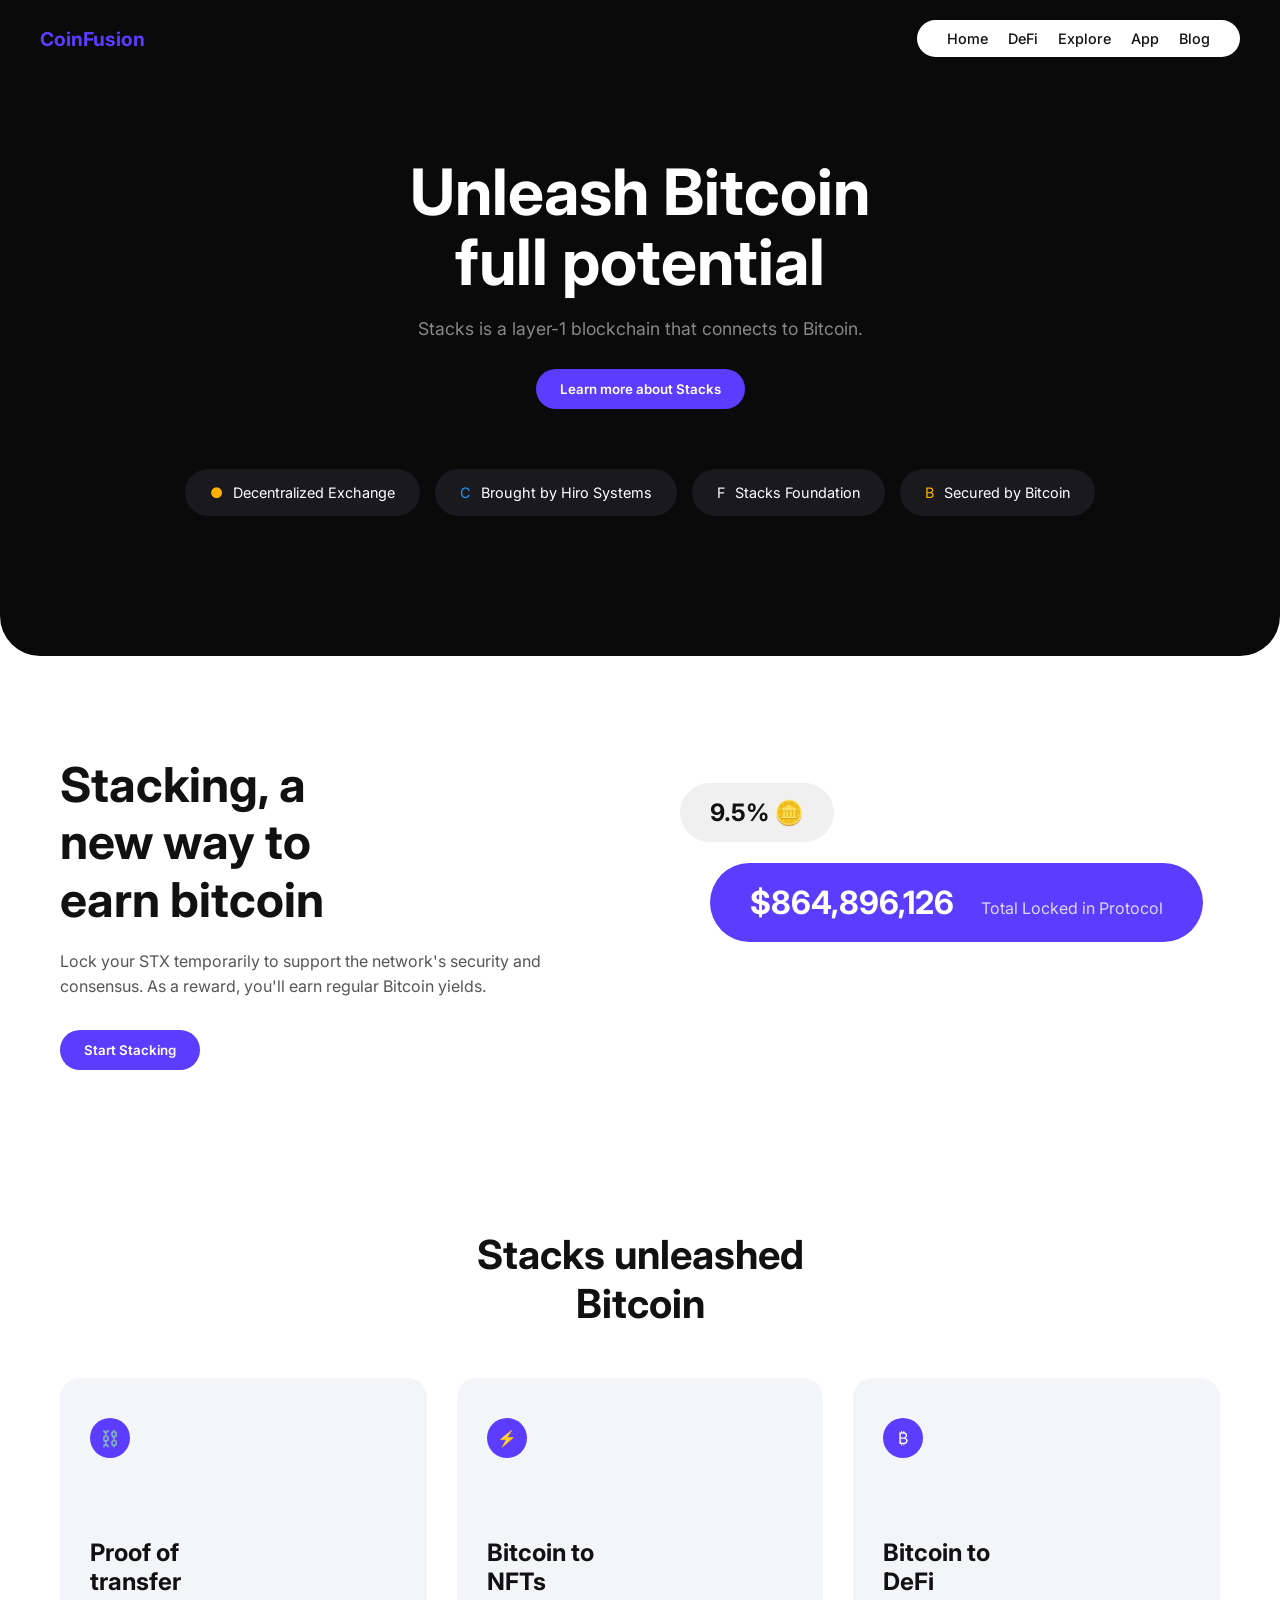
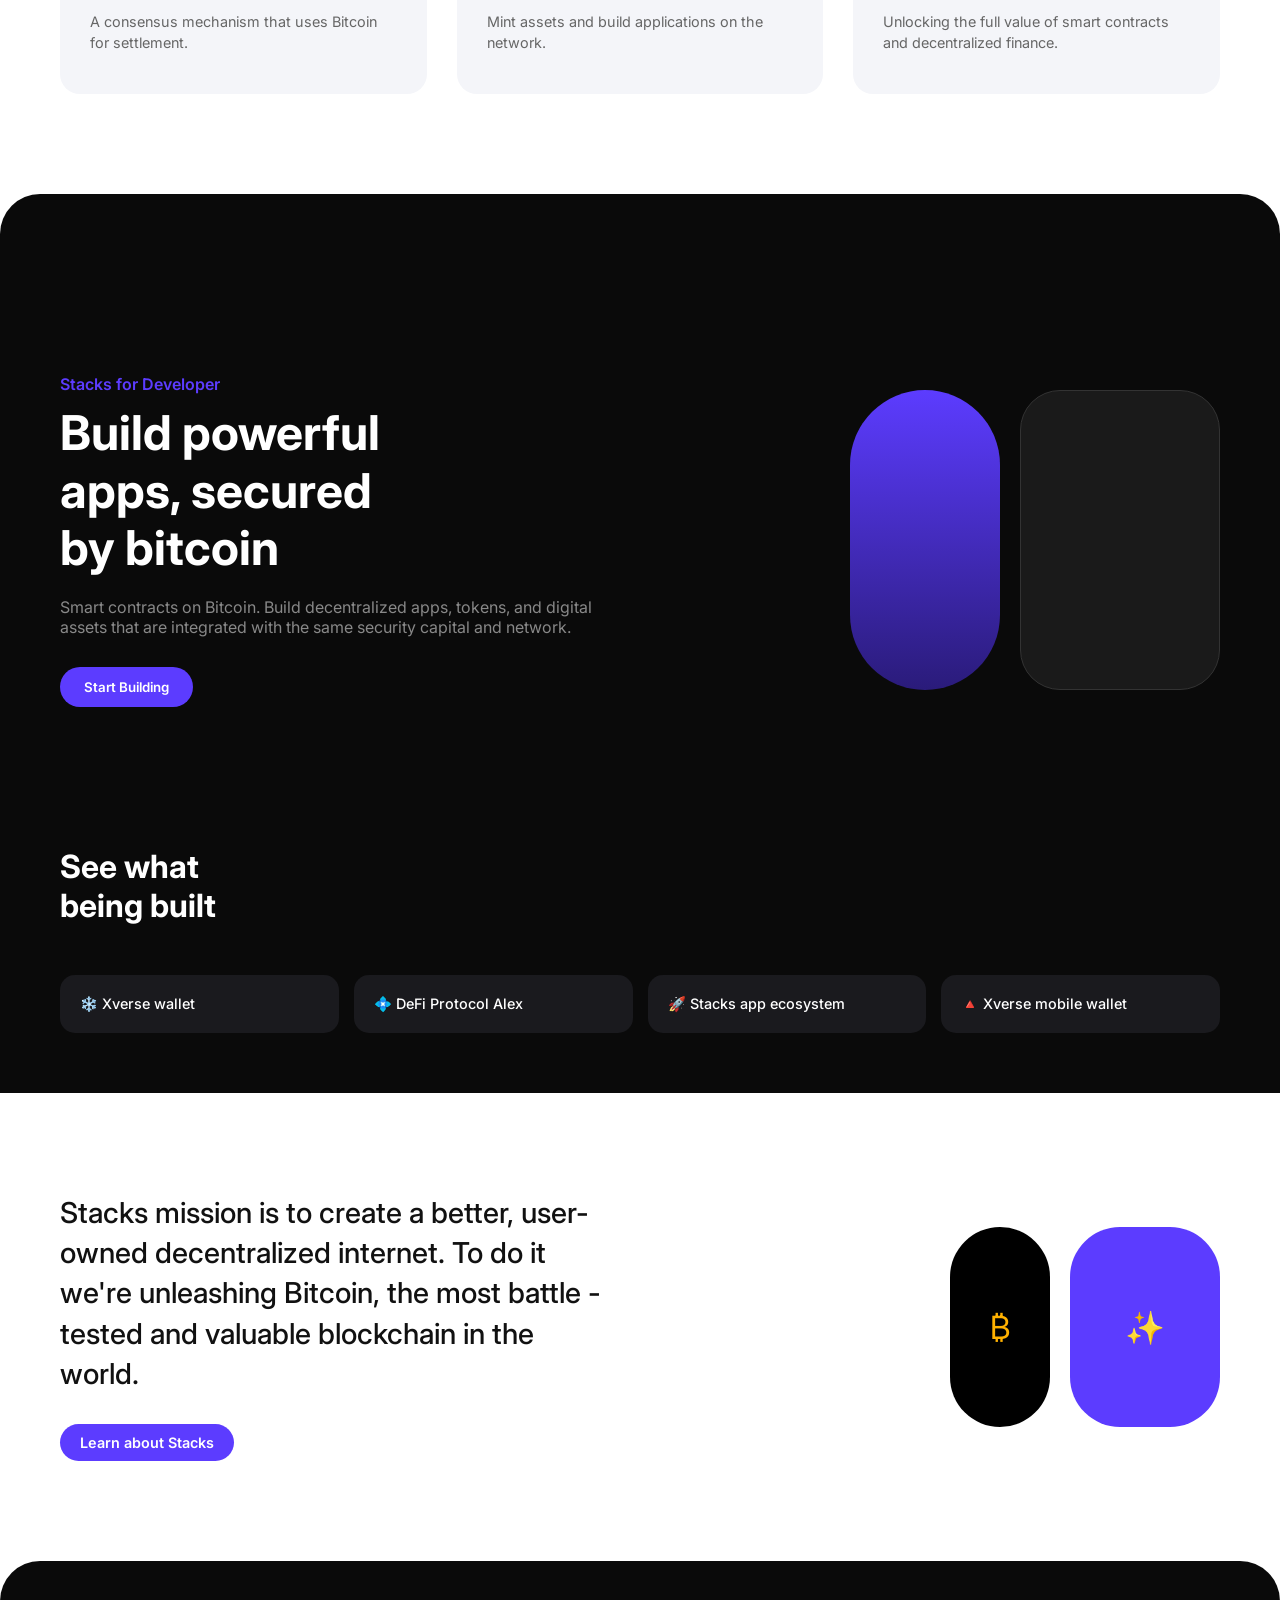
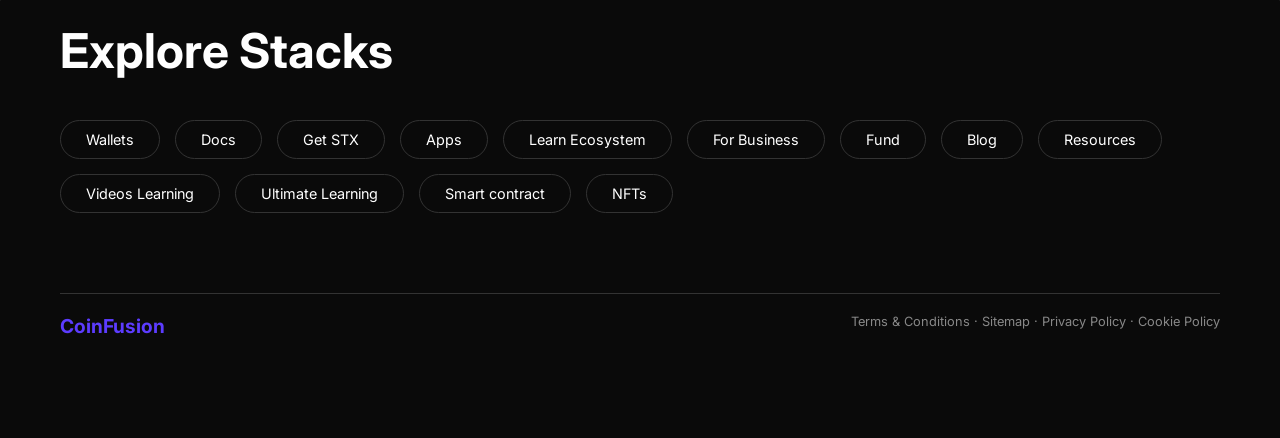
<file: index.html>
<!DOCTYPE html>
<html lang="en">
<head>
    <meta charset="UTF-8">
    <meta name="viewport" content="width=device-width, initial-scale=1.0">
    <title>CoinFusion - Unleash Bitcoin</title>
    <link rel="stylesheet" href="style.css">
</head>
<body>
   
    <div class="dark-section">
        <nav>
            <div class="logo">CoinFusion</div>

            <button class="hamburger" id="hamburger">
                <span></span>
                <span></span>
                <span></span>
            </button>

            <div class="nav-links">
                <a href="#">Home</a>
                <a href="#">DeFi</a>
                <a href="#">Explore</a>
                <a href="#">App</a>
                <a href="#">Blog</a>
            </div>
        </nav>
        <div class="hamburger-icon"></div>


        <section class="hero container">
            <h1>Unleash Bitcoin<br>full potential</h1>
            <p>Stacks is a layer-1 blockchain that connects to Bitcoin.</p>
            <button class="btn">Learn more about Stacks</button>

            <div class="ecosystem-tags">
                <div class="eco-tag"><span style="color:#ffb100;">●</span> Decentralized Exchange</div>
                <div class="eco-tag"><span style="color:#2196f3;">C</span> Brought by Hiro Systems</div>
                <div class="eco-tag"><span style="color:#fff;">F</span> Stacks Foundation</div>
                <div class="eco-tag"><span style="color:#ffb100;">B</span> Secured by Bitcoin</div>
            </div>
        </section>
    </div>

    <section class="stacking container">
        <div class="stacking-content">
            <h2>Stacking, a<br>new way to<br>earn bitcoin</h2>
            <p>Lock your STX temporarily to support the network's security and consensus. As a reward, you'll earn regular Bitcoin yields.</p>
            <button class="btn">Start Stacking</button>
        </div>
        <div class="stacking-visual">
            <div class="bubble-apy">9.5% 🪙</div>
            <div class="bubble-tvl">$864,896,126 <span style="font-size:1rem; font-weight:400; opacity:0.8; margin-left:20px;">Total Locked in Protocol</span></div>
        </div>
    </section>

    <section class="features container">
        <h2>Stacks unleashed<br>Bitcoin</h2>
        <div class="feature-grid">
            <div class="feature-card">
                <div class="feature-icon">⛓️</div>
                <h3>Proof of<br>transfer</h3>
                <p>A consensus mechanism that uses Bitcoin for settlement.</p>
            </div>
            <div class="feature-card">
                <div class="feature-icon">⚡</div>
                <h3>Bitcoin to<br>NFTs</h3>
                <p>Mint assets and build applications on the network.</p>
            </div>
            <div class="feature-card">
                <div class="feature-icon">₿</div>
                <h3>Bitcoin to<br>DeFi</h3>
                <p>Unlocking the full value of smart contracts and decentralized finance.</p>
            </div>
        </div>
    </section>

    <div class="dark-section bottom">
        <section class="developer container">
            <div class="dev-content">
                <p style="color:var(--primary-purple); font-weight:600; margin-bottom:10px;">Stacks for Developer</p>
                <h2>Build powerful<br>apps, secured<br>by bitcoin</h2>
                <p>Smart contracts on Bitcoin. Build decentralized apps, tokens, and digital assets that are integrated with the same security capital and network.</p>
                <button class="btn">Start Building</button>
            </div>
            <div class="dev-visual">
                <div class="mockup-shape"></div>
                <div class="mockup-shape dark"></div>
            </div>
        </section>

        <div class="container">
            <h3 style="margin-top: 40px; font-size: 2rem;">See what<br>being built</h3>
            <div class="build-tags">
                <div class="build-tag">❄️ Xverse wallet</div>
                <div class="build-tag">💠 DeFi Protocol Alex</div>
                <div class="build-tag">🚀 Stacks app ecosystem</div>
                <div class="build-tag">🔺 Xverse mobile wallet</div>
            </div>
        </div>
    </div>

    <section class="mission container">
        <div class="mission-text">
            <p>Stacks mission is to create a better, user-owned decentralized internet. To do it we're unleashing Bitcoin, the most battle - tested and valuable blockchain in the world.</p>
            <button class="btn" style="padding: 10px 20px; font-size: 0.9rem;">Learn about Stacks</button>
        </div>
        <div class="mission-graphic">
            <div style="width:100px; height:200px; background:#000; border-radius:50px; display:flex; align-items:center; justify-content:center; color:#ffb100; font-size:2rem;">₿</div>
            <div style="width:150px; height:200px; background:var(--primary-purple); border-radius:50px; display:flex; align-items:center; justify-content:center; color:white; font-size:2rem;">✨</div>
        </div>
    </section>

    <div class="dark-section bottom" style="border-radius: 40px 40px 0 0; margin-top: 0; padding-top: 60px;">
        <section class="footer-explore container">
            <h2>Explore Stacks</h2>
            <div class="explore-tags">
                <a href="#" class="explore-tag">Wallets</a>
                <a href="#" class="explore-tag">Docs</a>
                <a href="#" class="explore-tag">Get STX</a>
                <a href="#" class="explore-tag">Apps</a>
                <a href="#" class="explore-tag">Learn Ecosystem</a>
                <a href="#" class="explore-tag">For Business</a>
                <a href="#" class="explore-tag">Fund</a>
                <a href="#" class="explore-tag">Blog</a>
                <a href="#" class="explore-tag">Resources</a>
                <a href="#" class="explore-tag">Videos Learning</a>
                <a href="#" class="explore-tag">Ultimate Learning</a>
                <a href="#" class="explore-tag">Smart contract</a>
                <a href="#" class="explore-tag">NFTs</a>
            </div>

            <div class="footer-bottom">
                <div class="logo" style="color:var(--primary-purple);">CoinFusion</div>
                <div>Terms & Conditions · Sitemap · Privacy Policy · Cookie Policy</div>
            </div>
        </section>
    </div>

</body>
</html>
</file>
<file: style.css>
@import url('https://fonts.googleapis.com/css2?family=Inter:wght@400;500;600;700&display=swap');

:root {
    --bg-dark: #0a0a0a;
    --bg-light: #ffffff;
    --bg-card: #f4f5f9;
    --bg-card-dark: #1a1a1e;
    --primary-purple: #5c3cff;
    --text-light: #ffffff;
    --text-dark: #111111;
    --text-gray: #888888;
}

* {
    margin: 0;
    padding: 0;
    box-sizing: border-box;
    font-family: 'Inter', sans-serif;
}

body {
    background-color: var(--bg-light);
    color: var(--text-dark);
    overflow-x: hidden;
}

a {
    text-decoration: none;
    color: inherit;
}

.container {
    max-width: 1200px;
    margin: 0 auto;
    padding: 0 20px;
}

.dark-section {
    background-color: var(--bg-dark);
    color: var(--text-light);
    border-radius: 0 0 40px 40px;
    padding-bottom: 60px;
}

.dark-section.bottom {
    border-radius: 40px 40px 0 0;
    margin-top: 40px;
    padding-top: 80px;
}

.btn {
    background-color: var(--primary-purple);
    color: white;
    padding: 12px 24px;
    border-radius: 30px;
    border: none;
    font-weight: 600;
    cursor: pointer;
    display: inline-block;
    transition: background-color 0.3s;
}

.btn:hover {
    background-color: #4a2ecc;
}

nav {
    display: flex;
    justify-content: space-between;
    align-items: center;
    padding: 20px 40px;
    background-color: var(--bg-dark);
    color: var(--text-light);
}

.logo {
    color: var(--primary-purple);
    font-weight: 700;
    font-size: 1.2rem;
}


.nav-links {
    background-color: white;
    padding: 10px 30px;
    border-radius: 30px;
    display: flex;
    gap: 20px;
    color: var(--text-dark);
    font-weight: 500;
    font-size: 0.9rem;
}

.hero {
    text-align: center;
    padding: 80px 20px;
}

.hero h1 {
    font-size: 4rem;
    font-weight: 700;
    margin-bottom: 20px;
    line-height: 1.1;
}

.hero p {
    color: var(--text-gray);
    margin-bottom: 30px;
    font-size: 1.1rem;
}

.ecosystem-tags {
    display: flex;
    justify-content: center;
    gap: 15px;
    margin-top: 60px;
    flex-wrap: wrap;
}

.eco-tag {
    background-color: var(--bg-card-dark);
    padding: 15px 25px;
    border-radius: 30px;
    display: flex;
    align-items: center;
    gap: 10px;
    font-size: 0.9rem;
}

.stacking {
    display: flex;
    align-items: center;
    justify-content: space-between;
    padding: 100px 20px;
    gap: 40px;
}

.stacking-content {
    flex: 1;
}

.stacking-content h2 {
    font-size: 3rem;
    margin-bottom: 20px;
    line-height: 1.2;
}

.stacking-content p {
    color: #555;
    margin-bottom: 30px;
    line-height: 1.6;
}

.stacking-visual {
    flex: 1;
    position: relative;
    height: 300px;
}

.bubble-apy {
    position: absolute;
    background: #f0f0f0;
    padding: 15px 30px;
    border-radius: 40px;
    font-size: 1.5rem;
    font-weight: 700;
    top: 20px;
    left: 20px;
    display: flex;
    align-items: center;
    gap: 10px;
}

.bubble-tvl {
    position: absolute;
    background: var(--primary-purple);
    color: white;
    padding: 20px 40px;
    border-radius: 40px;
    font-size: 2rem;
    font-weight: 700;
    top: 100px;
    left: 50px;
    width: max-content;
}

.features {
    text-align: center;
    padding: 60px 20px;
}

.features h2 {
    font-size: 2.5rem;
    margin-bottom: 50px;
}

.feature-grid {
    display: grid;
    grid-template-columns: repeat(3, 1fr);
    gap: 30px;
}

.feature-card {
    background-color: var(--bg-card);
    padding: 40px 30px;
    border-radius: 20px;
    text-align: left;
}

.feature-icon {
    width: 40px;
    height: 40px;
    background-color: var(--primary-purple);
    border-radius: 50%;
    margin-bottom: 80px;
    display: flex;
    align-items: center;
    justify-content: center;
    color: white;
}

.feature-card h3 {
    font-size: 1.5rem;
    margin-bottom: 15px;
}

.feature-card p {
    color: #666;
    font-size: 0.9rem;
    line-height: 1.5;
}

.developer {
    padding: 100px 20px;
    display: flex;
    align-items: center;
    gap: 50px;
}

.dev-content {
    flex: 1;
}

.dev-content h2 {
    font-size: 3rem;
    margin-bottom: 20px;
    line-height: 1.2;
}

.dev-content p {
    color: var(--text-gray);
    margin-bottom: 30px;
}

.dev-visual {
    flex: 1;
    display: flex;
    justify-content: flex-end;
    gap: 20px;
}

.mockup-shape {
    width: 150px;
    height: 300px;
    background: linear-gradient(180deg, var(--primary-purple) 0%, #2a1b7a 100%);
    border-radius: 100px;
}

.mockup-shape.dark {
    background: #1a1a1a;
    border: 1px solid #333;
    width: 200px;
    border-radius: 40px;
}

.build-tags {
    display: grid;
    grid-template-columns: repeat(4, 1fr);
    gap: 15px;
    margin-top: 50px;
}

.build-tag {
    background-color: var(--bg-card-dark);
    padding: 20px;
    border-radius: 15px;
    display: flex;
    align-items: center;
    gap: 15px;
    font-size: 0.9rem;
    font-weight: 500;
}

.mission {
    padding: 100px 20px;
    display: flex;
    align-items: center;
    justify-content: space-between;
}

.mission-text {
    flex: 1;
    padding-right: 50px;
}

.mission-text p {
    font-size: 1.8rem;
    line-height: 1.4;
    font-weight: 500;
    margin-bottom: 30px;
}

.mission-graphic {
    flex: 1;
    display: flex;
    justify-content: flex-end;
    gap: 20px;
}

.footer-explore {
    padding-bottom: 40px;
}

.footer-explore h2 {
    font-size: 3rem;
    margin-bottom: 40px;
}

.explore-tags {
    display: flex;
    flex-wrap: wrap;
    gap: 15px;
    margin-bottom: 80px;
}

.explore-tag {
    border: 1px solid #333;
    padding: 10px 25px;
    border-radius: 30px;
    font-size: 0.9rem;
    transition: all 0.3s;
}

.explore-tag:hover {
    background-color: white;
    color: black;
}

.footer-bottom {
    display: flex;
    justify-content: space-between;
    border-top: 1px solid #333;
    padding-top: 20px;
    font-size: 0.8rem;
    color: var(--text-gray);
}

/* ── HAMBURGER ── */
.hamburger {
  display: none;
  flex-direction: column;
  gap: 5px;
  background: none;
  border: none;
  cursor: pointer;
  z-index: 200;
}

.hamburger span {
  width: 25px;
  height: 3px;
  background: white;
  border-radius: 2px;
  transition: 0.3s;
}



@media (max-width: 900px) {
    .nav-links {display: none; /* Hide the main menu */}
    .hamburger-icon {display: block; /* Show the toggle button */}
    .dev-visual{display: none;}
    .hero h1 { font-size: 2.5rem; }
    .stacking, .developer, .mission { flex-direction: column; text-align: center; }
    .feature-grid, .build-tags { grid-template-columns: 1fr; }
    .stacking-visual, .dev-visual, .mission-graphic { justify-content: center; margin-top: 40px; }
    .bubble-tvl { position: relative; top: 0; left: 0; margin: 20px auto; }
    .bubble-apy { position: relative; top: 0; left: 0; margin: 0 auto; width: max-content; }
    .mission-text { padding-right: 0; }



    .site-header {
    justify-content: space-between;
  }

  /* hamburger görünür */
  .hamburger {
    display: flex;
  }

  /* nav gizli */
  .pill-nav {
    position: absolute;
    top: 70px;
    left: 50%;
    transform: translateX(-50%) scale(0.95);
    
    flex-direction: column;
    align-items: center;
    gap: 10px;

    background: #fff;
    padding: 20px;
    border-radius: 20px;

    opacity: 0;
    pointer-events: none;
    transition: 0.3s;
  }

  /* açıq vəziyyət */
  .pill-nav.active {
    opacity: 1;
    pointer-events: auto;
    transform: translateX(-50%) scale(1);
  }

  .nav-link {
    color: #000;
  }
}
</file>
